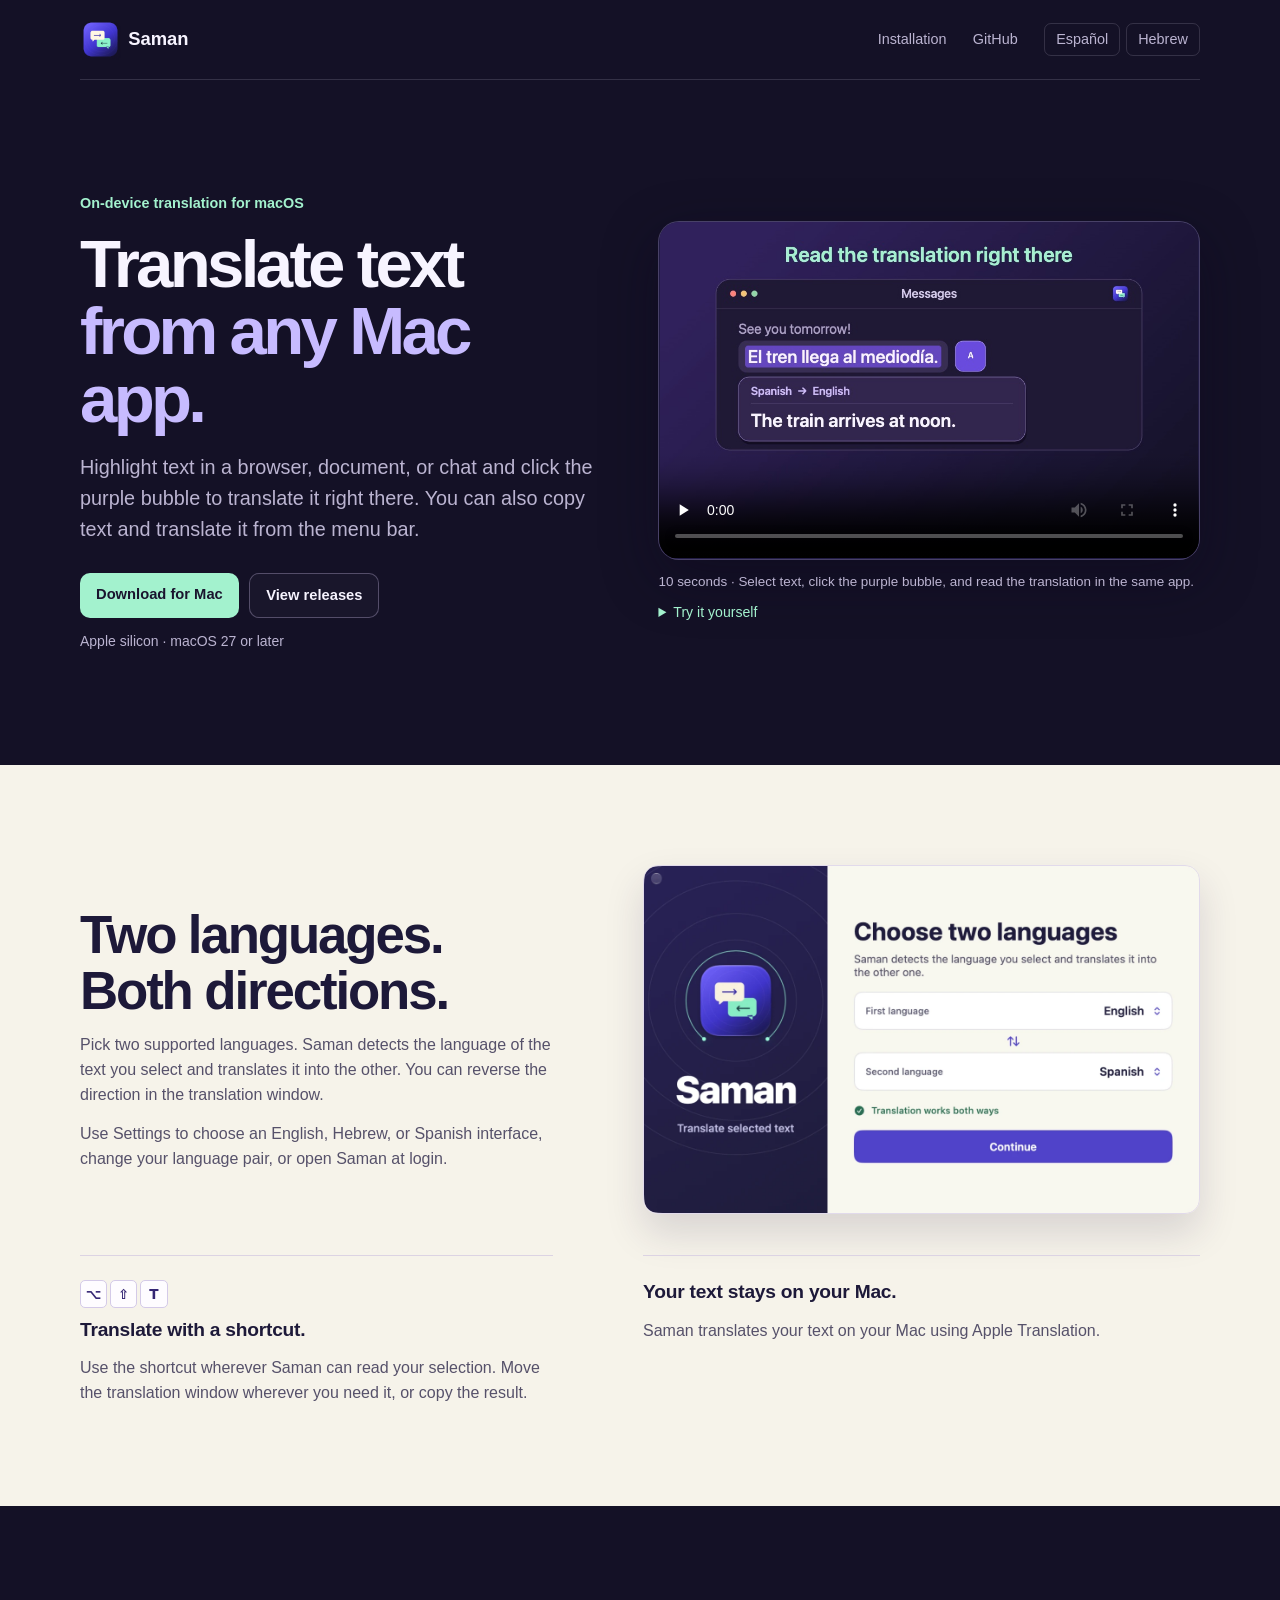
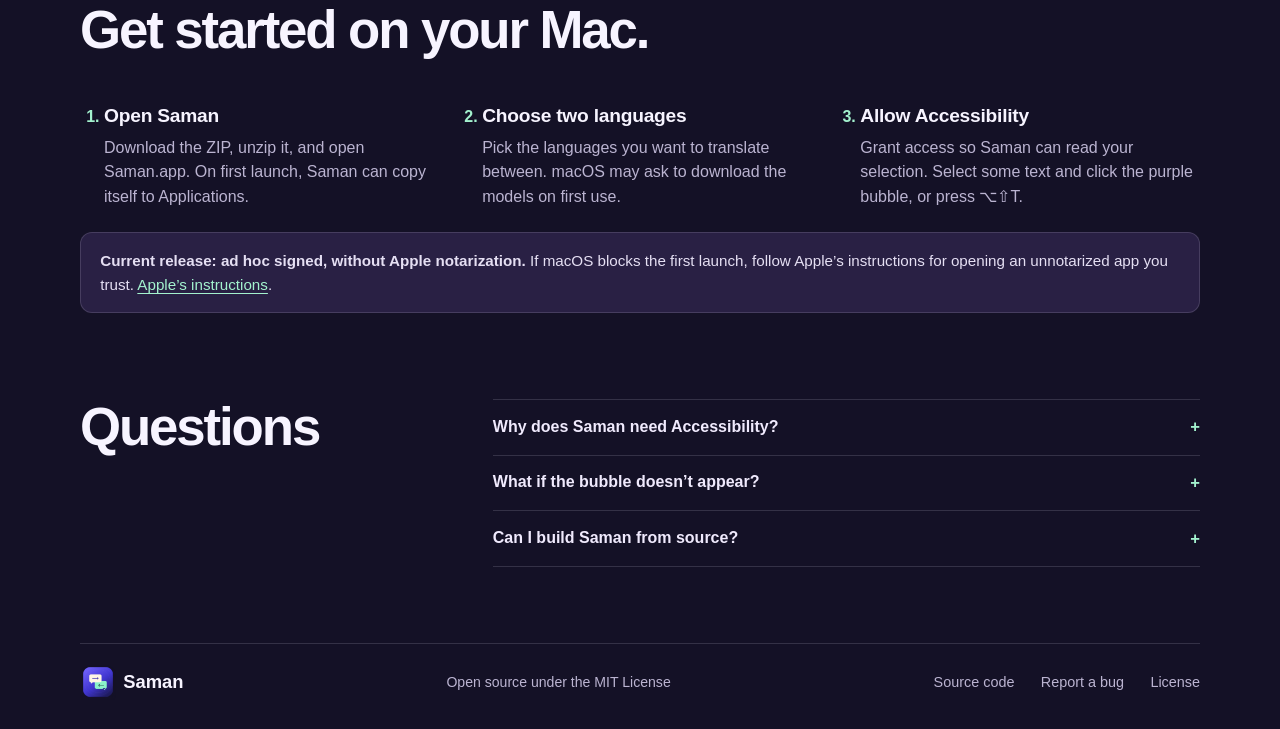
<file: docs/index.html>
<!doctype html>
<html lang="en" dir="ltr">
<head>
  <meta charset="utf-8">
  <meta name="viewport" content="width=device-width, initial-scale=1">
  <meta name="theme-color" content="#141126">
  <title>Saman — Translate text from any Mac app</title>
  <meta name="description" content="Translate text from any Mac app. Click the bubble beside your selection, or translate copied text from the menu bar.">
  <meta property="og:title" content="Saman — Translate text from any Mac app">
  <meta property="og:description" content="Translate text from any Mac app. Click the bubble beside your selection, or translate copied text from the menu bar.">
  <meta property="og:type" content="website">
  <meta property="og:url" content="https://israelor6.github.io/saman/">
  <meta property="og:image" content="https://israelor6.github.io/saman/assets/translation-en-es.webp">
  <link rel="canonical" href="https://israelor6.github.io/saman/">
  <link rel="alternate" hreflang="en" href="https://israelor6.github.io/saman/">
  <link rel="alternate" hreflang="he" href="https://israelor6.github.io/saman/he/">
  <link rel="alternate" hreflang="es" href="https://israelor6.github.io/saman/es/">
  <link rel="alternate" hreflang="x-default" href="https://israelor6.github.io/saman/">
  <link rel="icon" href="./assets/icon.png" type="image/png">
  <link rel="stylesheet" href="./style.css">
</head>
<body>
  <a class="skip" href="#main">Skip to content</a>
  <header class="site-header wrap">
    <a class="brand" href="./"><img src="./assets/icon.png" alt="" width="41" height="41"><span>Saman</span></a>
    <nav aria-label="Saman">
      <a class="nav-install" href="#install">Installation</a>
      <a href="https://github.com/israelor6/saman">GitHub</a>
      <div class="languages" role="group" aria-label="Website language">
        <a class="language-link" href="./es/" lang="es" hreflang="es">Español</a>
        <a class="language-link" href="./he/" hreflang="he">Hebrew</a>
      </div>
    </nav>
  </header>
  <main id="main">
    <section class="hero wrap">
      <div class="hero-copy">
        <p class="eyebrow">On-device translation for macOS</p>
        <h1>Translate text<br><em>from any Mac app.</em></h1>
        <p class="hero-intro">Highlight text in a browser, document, or chat and click the purple bubble to translate it right there. You can also copy text and translate it from the menu bar.</p>
        <div class="actions">
          <a class="button primary" href="https://github.com/israelor6/saman/releases/latest/download/Saman-macOS.zip">Download for Mac</a>
          <a class="button secondary" href="https://github.com/israelor6/saman/releases">View releases</a>
        </div>
        <p class="requirements">Apple silicon · macOS 27 or later</p>
      </div>
      <div class="demo">
        <figure class="demo-film">
          <video controls playsinline preload="none" width="960" height="600"
                 poster="./assets/demo-en.jpg" aria-label="Watch how Saman translates a message in place" aria-describedby="demo-caption">
            <source src="./assets/demo-en.mp4" type="video/mp4">
            <a href="./assets/demo-en.mp4">Download the demo video</a>
          </video>
          <figcaption id="demo-caption">10 seconds · Select text, click the purple bubble, and read the translation in the same app.</figcaption>
        </figure>
        <details class="demo-example">
          <summary>Try it yourself</summary>
          <div class="demo-stage">
            <div class="demo-orbit" aria-hidden="true"></div>
            <div class="note">
              <div class="note-top"><span class="traffic" aria-hidden="true"><i></i><i></i><i></i></span><span>Interactive example</span></div>
              <details class="demo-result" open>
                <summary class="note-line" dir="ltr" aria-describedby="example-selection" aria-label="Show or hide example translation">
                  <mark id="example-selection" lang="en">The train arrives at noon.</mark>
                  <span class="demo-bubble" aria-hidden="true"><span>A</span></span>
                </summary>
                <img src="./assets/translation-en-es.webp" alt="Saman translating ‘The train arrives at noon’ into Spanish: ‘El tren llega al mediodía’." width="800" height="466">
              </details>
            </div>
          </div>
          <p class="demo-instructions">Try the purple bubble to show or hide the translation.</p>
        </details>
      </div>
    </section>

    <section class="feature-section">
      <div class="wrap feature-grid">
        <div class="feature-copy">
          <h2>Two languages.<br>Both directions.</h2>
          <p>Pick two supported languages. Saman detects the language of the text you select and translates it into the other. You can reverse the direction in the translation window.</p>
          <p>Use Settings to choose an English, Hebrew, or Spanish interface, change your language pair, or open Saman at login.</p>
        </div>
        <img class="settings-shot" src="./assets/setup-en-es.webp" alt="Saman setup with English and Spanish selected" width="1280" height="800" loading="lazy">
        <div class="feature-detail">
          <span class="keyset" dir="ltr"><kbd>⌥</kbd><kbd>⇧</kbd><kbd>T</kbd></span>
          <h3>Translate with a shortcut.</h3>
          <p>Use the shortcut wherever Saman can read your selection. Move the translation window wherever you need it, or copy the result.</p>
        </div>
        <div class="feature-detail" id="privacy">
          <h3>Your text stays on your Mac.</h3>
          <p>Saman translates your text on your Mac using Apple Translation.</p>
        </div>
      </div>
    </section>

    <section class="install wrap" id="install">
      <h2>Get started on your Mac.</h2>
      <ol class="steps">
        <li><h3>Open Saman</h3><p>Download the ZIP, unzip it, and open Saman.app. On first launch, Saman can copy itself to Applications.</p></li>
        <li><h3>Choose two languages</h3><p>Pick the languages you want to translate between. macOS may ask to download the models on first use.</p></li>
        <li><h3>Allow Accessibility</h3><p>Grant access so Saman can read your selection. Select some text and click the purple bubble, or press ⌥⇧T.</p></li>
      </ol>
      <p class="signing"><strong>Current release: ad hoc signed, without Apple notarization.</strong> If macOS blocks the first launch, follow Apple’s instructions for opening an unnotarized app you trust. <a href="https://support.apple.com/en-us/102445">Apple’s instructions</a>.</p>
    </section>

    <section class="faq wrap">
      <h2>Questions</h2>
      <div class="questions">
        <details><summary>Why does Saman need Accessibility?</summary><p>macOS uses that permission to let Saman read selected text and place its bubble beside it. The copied-text command works without it.</p></details>
        <details><summary>What if the bubble doesn’t appear?</summary><p>Some apps don’t make selection data available through Accessibility. Copy the text, then choose Translate Copied Text from the Saman menu.</p></details>
        <details><summary>Can I build Saman from source?</summary><p>Yes. The repository contains Saman’s Swift source, build scripts, and contribution instructions. <a href="https://github.com/israelor6/saman/blob/main/CONTRIBUTING.md">Contribute on GitHub</a>.</p></details>
      </div>
    </section>
  </main>
  <footer class="wrap">
    <a class="brand" href="./"><img src="./assets/icon.png" alt="" width="36" height="36"><span>Saman</span></a>
    <p>Open source under the MIT License</p>
    <nav aria-label="Open source under the MIT License">
      <a href="https://github.com/israelor6/saman">Source code</a>
      <a href="https://github.com/israelor6/saman/issues/new/choose">Report a bug</a>
      <a href="https://github.com/israelor6/saman/blob/main/LICENSE">License</a>
    </nav>
  </footer>
</body>
</html>
</file>
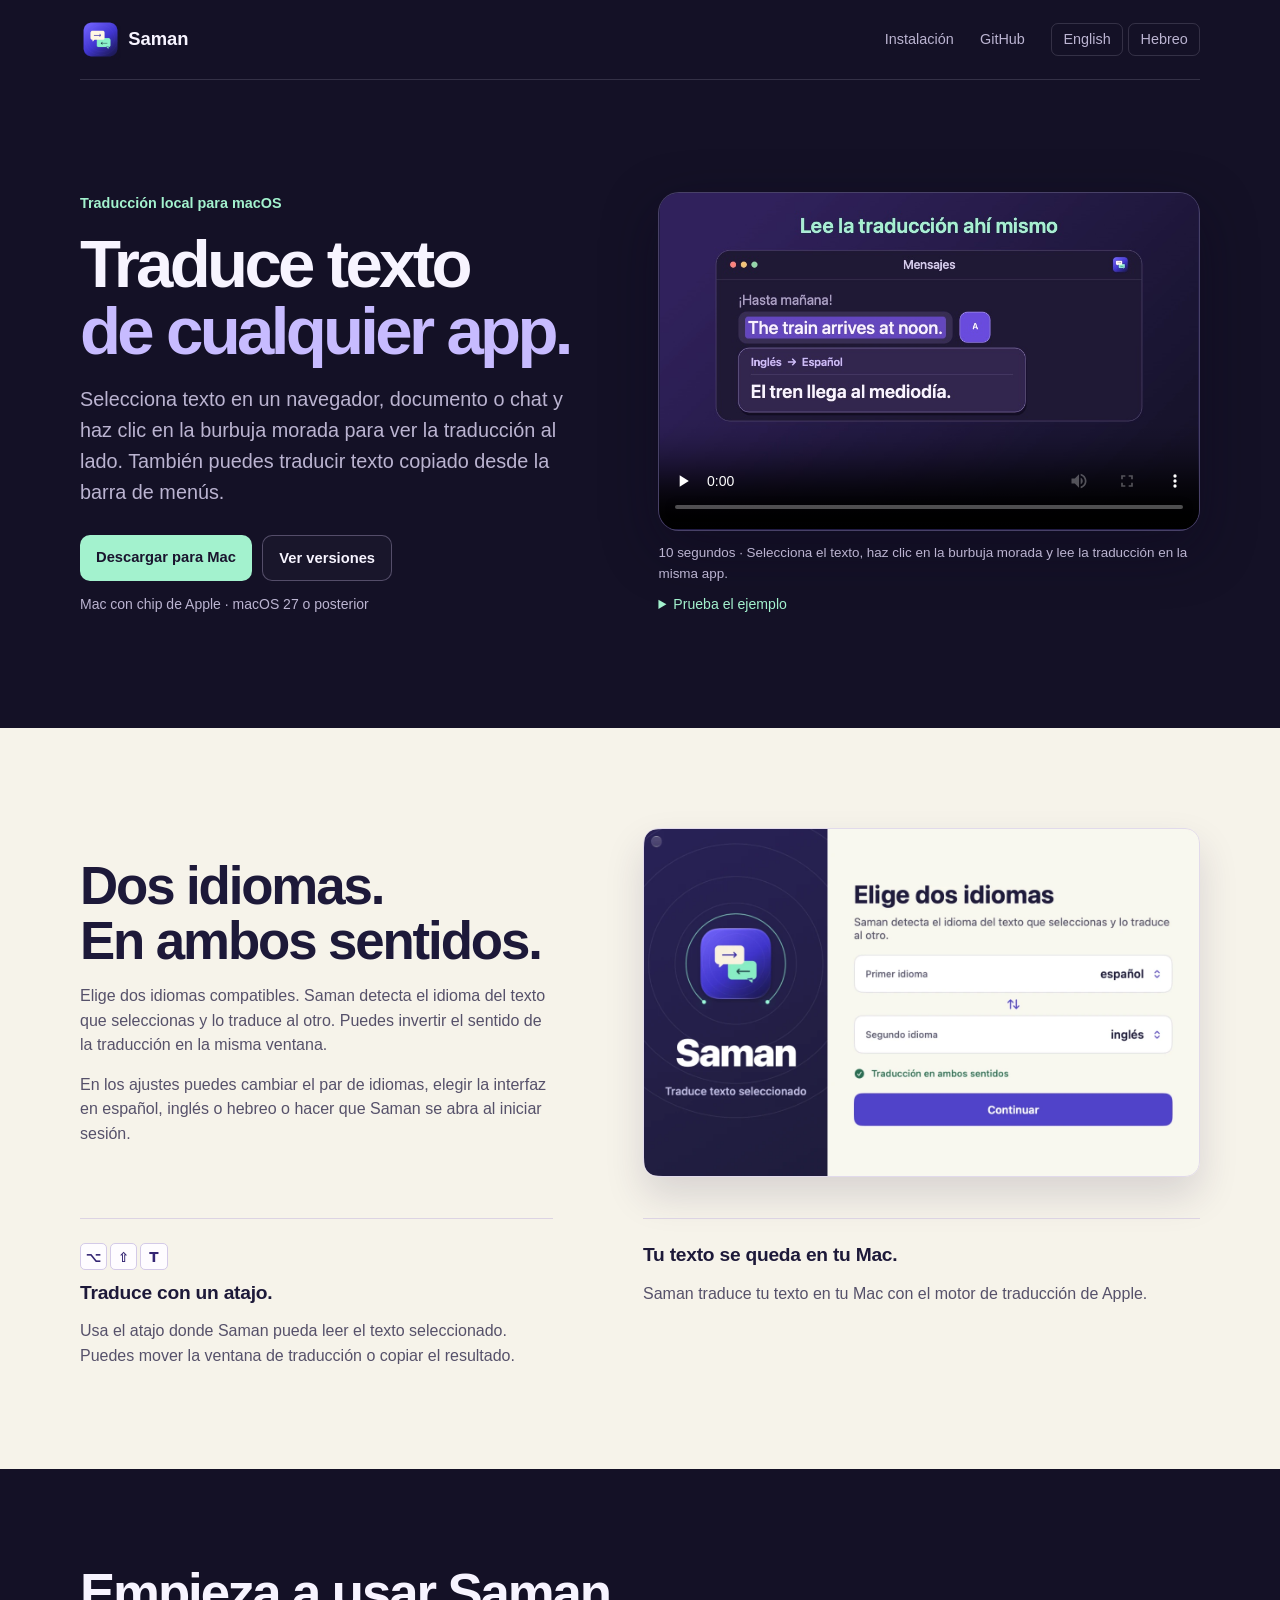
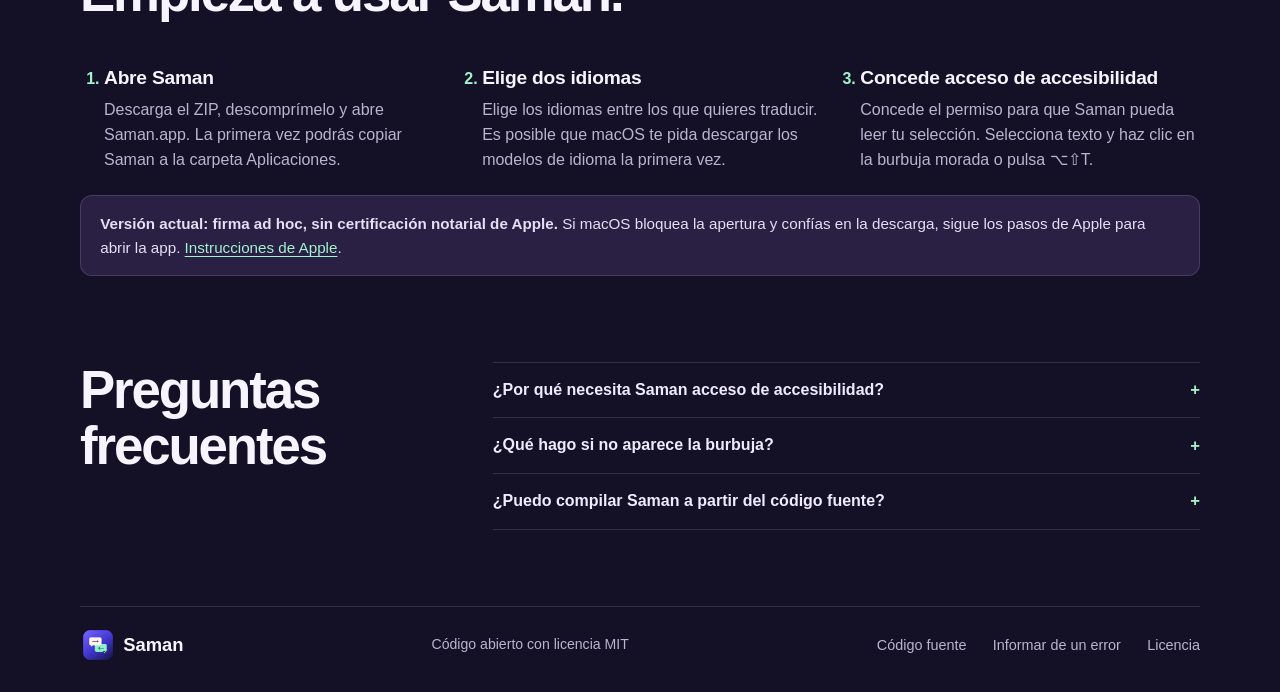
<file: docs/es/index.html>
<!doctype html>
<html lang="es" dir="ltr">
<head>
  <meta charset="utf-8">
  <meta name="viewport" content="width=device-width, initial-scale=1">
  <meta name="theme-color" content="#141126">
  <title>Saman — Traduce texto de cualquier app del Mac</title>
  <meta name="description" content="Traduce texto de cualquier app del Mac. Haz clic en la burbuja junto al texto seleccionado o traduce el texto copiado desde la barra de menús.">
  <meta property="og:title" content="Saman — Traduce texto de cualquier app del Mac">
  <meta property="og:description" content="Traduce texto de cualquier app del Mac. Haz clic en la burbuja junto al texto seleccionado o traduce el texto copiado desde la barra de menús.">
  <meta property="og:type" content="website">
  <meta property="og:url" content="https://israelor6.github.io/saman/es/">
  <meta property="og:image" content="https://israelor6.github.io/saman/assets/translation-spanish-interface.webp">
  <link rel="canonical" href="https://israelor6.github.io/saman/es/">
  <link rel="alternate" hreflang="en" href="https://israelor6.github.io/saman/">
  <link rel="alternate" hreflang="he" href="https://israelor6.github.io/saman/he/">
  <link rel="alternate" hreflang="es" href="https://israelor6.github.io/saman/es/">
  <link rel="alternate" hreflang="x-default" href="https://israelor6.github.io/saman/">
  <link rel="icon" href="../assets/icon.png" type="image/png">
  <link rel="stylesheet" href="../style.css">
</head>
<body>
  <a class="skip" href="#main">Saltar al contenido</a>
  <header class="site-header wrap">
    <a class="brand" href="./"><img src="../assets/icon.png" alt="" width="41" height="41"><span>Saman</span></a>
    <nav aria-label="Saman">
      <a class="nav-install" href="#install">Instalación</a>
      <a href="https://github.com/israelor6/saman">GitHub</a>
      <div class="languages" role="group" aria-label="Idioma del sitio">
        <a class="language-link" href="../" lang="en" hreflang="en">English</a>
        <a class="language-link" href="../he/" hreflang="he">Hebreo</a>
      </div>
    </nav>
  </header>
  <main id="main">
    <section class="hero wrap">
      <div class="hero-copy">
        <p class="eyebrow">Traducción local para macOS</p>
        <h1>Traduce texto<br><em>de cualquier app.</em></h1>
        <p class="hero-intro">Selecciona texto en un navegador, documento o chat y haz clic en la burbuja morada para ver la traducción al lado. También puedes traducir texto copiado desde la barra de menús.</p>
        <div class="actions">
          <a class="button primary" href="https://github.com/israelor6/saman/releases/latest/download/Saman-macOS.zip">Descargar para Mac</a>
          <a class="button secondary" href="https://github.com/israelor6/saman/releases">Ver versiones</a>
        </div>
        <p class="requirements">Mac con chip de Apple · macOS 27 o posterior</p>
      </div>
      <div class="demo">
        <figure class="demo-film">
          <video controls playsinline preload="none" width="960" height="600"
                 poster="../assets/demo-es.jpg" aria-label="Mira cómo Saman traduce un mensaje en la misma app" aria-describedby="demo-caption">
            <source src="../assets/demo-es.mp4" type="video/mp4">
            <a href="../assets/demo-es.mp4">Descargar el video de demostración</a>
          </video>
          <figcaption id="demo-caption">10 segundos · Selecciona el texto, haz clic en la burbuja morada y lee la traducción en la misma app.</figcaption>
        </figure>
        <details class="demo-example">
          <summary>Prueba el ejemplo</summary>
          <div class="demo-stage">
            <div class="demo-orbit" aria-hidden="true"></div>
            <div class="note">
              <div class="note-top"><span class="traffic" aria-hidden="true"><i></i><i></i><i></i></span><span>Ejemplo interactivo</span></div>
              <details class="demo-result" open>
                <summary class="note-line" dir="ltr" aria-describedby="example-selection" aria-label="Mostrar u ocultar la traducción de ejemplo">
                  <mark id="example-selection" lang="en">The train arrives at noon.</mark>
                  <span class="demo-bubble" aria-hidden="true"><span>A</span></span>
                </summary>
                <img src="../assets/translation-spanish-interface.webp" alt="Saman traduce «The train arrives at noon» al español: «El tren llega al mediodía»." width="800" height="466">
              </details>
            </div>
          </div>
          <p class="demo-instructions">Haz clic en la burbuja morada para mostrar u ocultar la traducción.</p>
        </details>
      </div>
    </section>

    <section class="feature-section">
      <div class="wrap feature-grid">
        <div class="feature-copy">
          <h2>Dos idiomas.<br>En ambos sentidos.</h2>
          <p>Elige dos idiomas compatibles. Saman detecta el idioma del texto que seleccionas y lo traduce al otro. Puedes invertir el sentido de la traducción en la misma ventana.</p>
          <p>En los ajustes puedes cambiar el par de idiomas, elegir la interfaz en español, inglés o hebreo o hacer que Saman se abra al iniciar sesión.</p>
        </div>
        <img class="settings-shot" src="../assets/setup-spanish-interface.webp" alt="Configuración inicial de Saman con inglés y español como idiomas de traducción" width="1280" height="800" loading="lazy">
        <div class="feature-detail">
          <span class="keyset" dir="ltr"><kbd>⌥</kbd><kbd>⇧</kbd><kbd>T</kbd></span>
          <h3>Traduce con un atajo.</h3>
          <p>Usa el atajo donde Saman pueda leer el texto seleccionado. Puedes mover la ventana de traducción o copiar el resultado.</p>
        </div>
        <div class="feature-detail" id="privacy">
          <h3>Tu texto se queda en tu Mac.</h3>
          <p>Saman traduce tu texto en tu Mac con el motor de traducción de Apple.</p>
        </div>
      </div>
    </section>

    <section class="install wrap" id="install">
      <h2>Empieza a usar Saman.</h2>
      <ol class="steps">
        <li><h3>Abre Saman</h3><p>Descarga el ZIP, descomprímelo y abre Saman.app. La primera vez podrás copiar Saman a la carpeta Aplicaciones.</p></li>
        <li><h3>Elige dos idiomas</h3><p>Elige los idiomas entre los que quieres traducir. Es posible que macOS te pida descargar los modelos de idioma la primera vez.</p></li>
        <li><h3>Concede acceso de accesibilidad</h3><p>Concede el permiso para que Saman pueda leer tu selección. Selecciona texto y haz clic en la burbuja morada o pulsa ⌥⇧T.</p></li>
      </ol>
      <p class="signing"><strong>Versión actual: firma ad hoc, sin certificación notarial de Apple.</strong> Si macOS bloquea la apertura y confías en la descarga, sigue los pasos de Apple para abrir la app. <a href="https://support.apple.com/es-es/102445">Instrucciones de Apple</a>.</p>
    </section>

    <section class="faq wrap">
      <h2>Preguntas frecuentes</h2>
      <div class="questions">
        <details><summary>¿Por qué necesita Saman acceso de accesibilidad?</summary><p>Con este permiso, Saman puede leer el texto seleccionado y colocar la burbuja al lado. Puedes traducir texto copiado sin este permiso.</p></details>
        <details><summary>¿Qué hago si no aparece la burbuja?</summary><p>Algunas apps no comparten el texto seleccionado a través de Accesibilidad. Copia el texto y elige «Traducir texto copiado» en el menú de Saman.</p></details>
        <details><summary>¿Puedo compilar Saman a partir del código fuente?</summary><p>Sí. En el repositorio encontrarás el código en Swift, los scripts de compilación y las instrucciones para contribuir. <a href="https://github.com/israelor6/saman/blob/main/CONTRIBUTING.md">Contribuir en GitHub</a>.</p></details>
      </div>
    </section>
  </main>
  <footer class="wrap">
    <a class="brand" href="./"><img src="../assets/icon.png" alt="" width="36" height="36"><span>Saman</span></a>
    <p>Código abierto con licencia MIT</p>
    <nav aria-label="Código abierto con licencia MIT">
      <a href="https://github.com/israelor6/saman">Código fuente</a>
      <a href="https://github.com/israelor6/saman/issues/new/choose">Informar de un error</a>
      <a href="https://github.com/israelor6/saman/blob/main/LICENSE">Licencia</a>
    </nav>
  </footer>
</body>
</html>
</file>
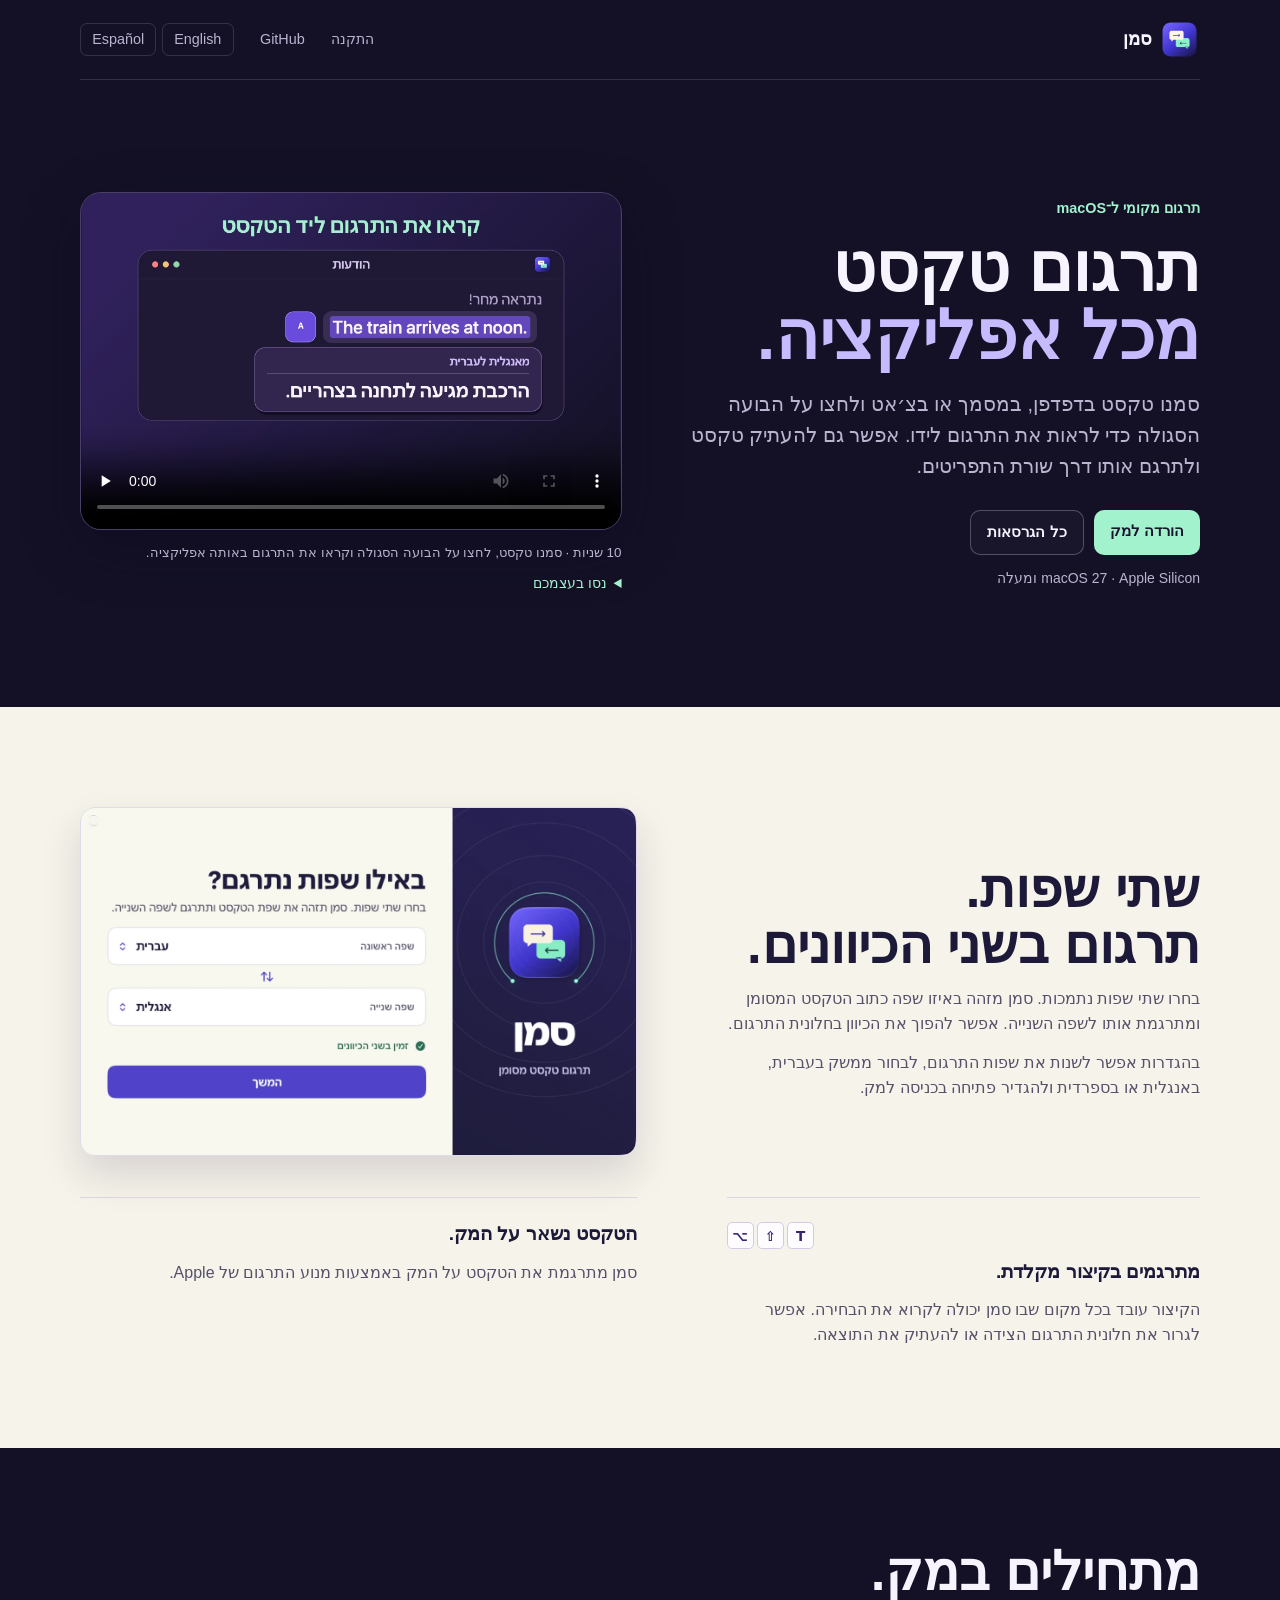
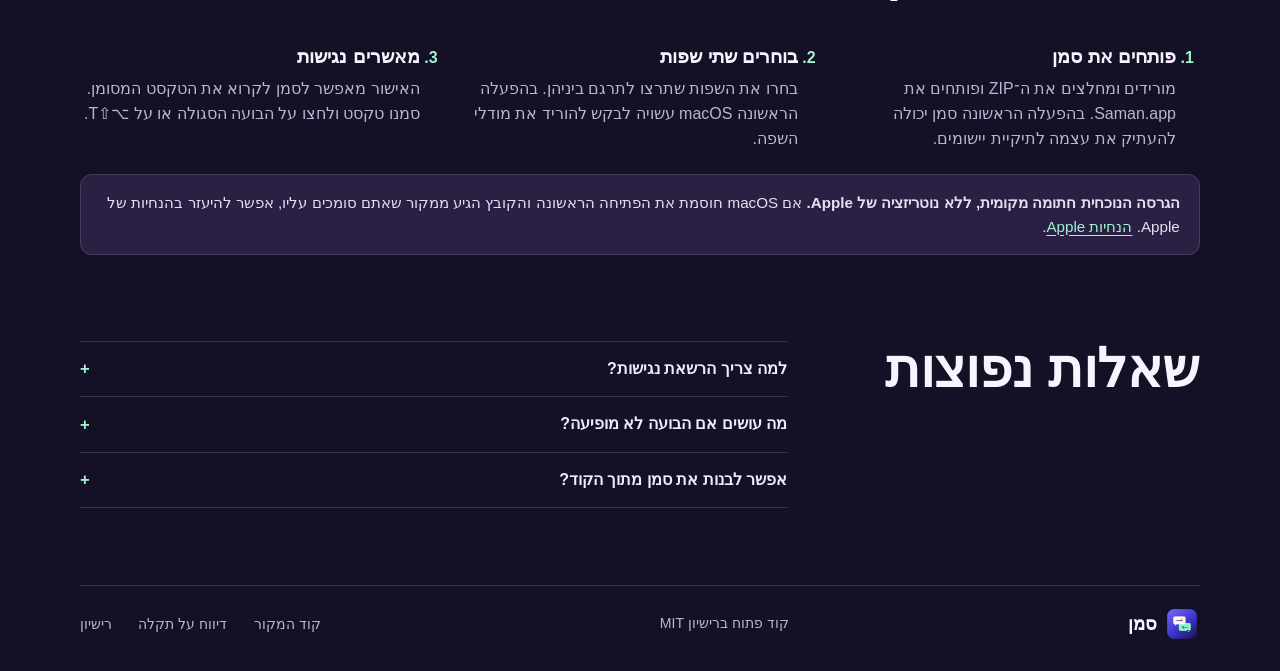
<file: docs/he/index.html>
<!doctype html>
<html lang="he" dir="rtl">
<head>
  <meta charset="utf-8">
  <meta name="viewport" content="width=device-width, initial-scale=1">
  <meta name="theme-color" content="#141126">
  <title>סמן — תרגום טקסט מכל אפליקציה במק</title>
  <meta name="description" content="תרגמו טקסט מכל אפליקציה במק. לחצו על הבועה ליד הטקסט המסומן, או תרגמו טקסט שהעתקתם דרך שורת התפריטים.">
  <meta property="og:title" content="סמן — תרגום טקסט מכל אפליקציה במק">
  <meta property="og:description" content="תרגמו טקסט מכל אפליקציה במק. לחצו על הבועה ליד הטקסט המסומן, או תרגמו טקסט שהעתקתם דרך שורת התפריטים.">
  <meta property="og:type" content="website">
  <meta property="og:url" content="https://israelor6.github.io/saman/he/">
  <meta property="og:image" content="https://israelor6.github.io/saman/assets/translation-he-en.webp">
  <link rel="canonical" href="https://israelor6.github.io/saman/he/">
  <link rel="alternate" hreflang="en" href="https://israelor6.github.io/saman/">
  <link rel="alternate" hreflang="he" href="https://israelor6.github.io/saman/he/">
  <link rel="alternate" hreflang="es" href="https://israelor6.github.io/saman/es/">
  <link rel="alternate" hreflang="x-default" href="https://israelor6.github.io/saman/">
  <link rel="icon" href="../assets/icon.png" type="image/png">
  <link rel="stylesheet" href="../style.css">
</head>
<body>
  <a class="skip" href="#main">דילוג לתוכן</a>
  <header class="site-header wrap">
    <a class="brand" href="./"><img src="../assets/icon.png" alt="" width="41" height="41"><span>סמן</span></a>
    <nav aria-label="סמן">
      <a class="nav-install" href="#install">התקנה</a>
      <a href="https://github.com/israelor6/saman">GitHub</a>
      <div class="languages" role="group" aria-label="שפת האתר">
        <a class="language-link" href="../" lang="en" hreflang="en">English</a>
        <a class="language-link" href="../es/" lang="es" hreflang="es">Español</a>
      </div>
    </nav>
  </header>
  <main id="main">
    <section class="hero wrap">
      <div class="hero-copy">
        <p class="eyebrow">תרגום מקומי ל־macOS</p>
        <h1>תרגום טקסט<br><em>מכל אפליקציה.</em></h1>
        <p class="hero-intro">סמנו טקסט בדפדפן, במסמך או בצ׳אט ולחצו על הבועה הסגולה כדי לראות את התרגום לידו. אפשר גם להעתיק טקסט ולתרגם אותו דרך שורת התפריטים.</p>
        <div class="actions">
          <a class="button primary" href="https://github.com/israelor6/saman/releases/latest/download/Saman-macOS.zip">הורדה למק</a>
          <a class="button secondary" href="https://github.com/israelor6/saman/releases">כל הגרסאות</a>
        </div>
        <p class="requirements">Apple Silicon · ‏macOS 27 ומעלה</p>
      </div>
      <div class="demo">
        <figure class="demo-film">
          <video controls playsinline preload="none" width="960" height="600"
                 poster="../assets/demo-he.jpg" aria-label="צפו בסמן מתרגמת הודעה בתוך האפליקציה" aria-describedby="demo-caption">
            <source src="../assets/demo-he.mp4" type="video/mp4">
            <a href="../assets/demo-he.mp4">הורדת סרטון ההדגמה</a>
          </video>
          <figcaption id="demo-caption">10 שניות · סמנו טקסט, לחצו על הבועה הסגולה וקראו את התרגום באותה אפליקציה.</figcaption>
        </figure>
        <details class="demo-example">
          <summary>נסו בעצמכם</summary>
          <div class="demo-stage">
            <div class="demo-orbit" aria-hidden="true"></div>
            <div class="note">
              <div class="note-top"><span class="traffic" aria-hidden="true"><i></i><i></i><i></i></span><span>הדגמה אינטראקטיבית</span></div>
              <details class="demo-result" open>
                <summary class="note-line" dir="rtl" aria-describedby="example-selection" aria-label="הצגה או הסתרה של התרגום לדוגמה">
                  <mark id="example-selection" lang="he">הרכבת מגיעה לתחנה בצהריים.</mark>
                  <span class="demo-bubble" aria-hidden="true"><span>A</span></span>
                </summary>
                <img src="../assets/translation-he-en.webp" alt="סמן מציגה את המשפט ״הרכבת מגיעה לתחנה בצהריים״ ואת התרגום שלו לאנגלית" width="800" height="466">
              </details>
            </div>
          </div>
          <p class="demo-instructions">לחצו על הבועה הסגולה כדי להציג או להסתיר את התרגום.</p>
        </details>
      </div>
    </section>

    <section class="feature-section">
      <div class="wrap feature-grid">
        <div class="feature-copy">
          <h2>שתי שפות.<br>תרגום בשני הכיוונים.</h2>
          <p>בחרו שתי שפות נתמכות. סמן מזהה באיזו שפה כתוב הטקסט המסומן ומתרגמת אותו לשפה השנייה. אפשר להפוך את הכיוון בחלונית התרגום.</p>
          <p>בהגדרות אפשר לשנות את שפות התרגום, לבחור ממשק בעברית, באנגלית או בספרדית ולהגדיר פתיחה בכניסה למק.</p>
        </div>
        <img class="settings-shot" src="../assets/setup-he-en.webp" alt="מסך ההגדרה של סמן עם עברית ואנגלית כשפות התרגום" width="1280" height="800" loading="lazy">
        <div class="feature-detail">
          <span class="keyset" dir="ltr"><kbd>⌥</kbd><kbd>⇧</kbd><kbd>T</kbd></span>
          <h3>מתרגמים בקיצור מקלדת.</h3>
          <p>הקיצור עובד בכל מקום שבו סמן יכולה לקרוא את הבחירה. אפשר לגרור את חלונית התרגום הצידה או להעתיק את התוצאה.</p>
        </div>
        <div class="feature-detail" id="privacy">
          <h3>הטקסט נשאר על המק.</h3>
          <p>סמן מתרגמת את הטקסט על המק באמצעות מנוע התרגום של Apple.</p>
        </div>
      </div>
    </section>

    <section class="install wrap" id="install">
      <h2>מתחילים במק.</h2>
      <ol class="steps">
        <li><h3>פותחים את סמן</h3><p>מורידים ומחלצים את ה־ZIP ופותחים את Saman.app. בהפעלה הראשונה סמן יכולה להעתיק את עצמה לתיקיית יישומים.</p></li>
        <li><h3>בוחרים שתי שפות</h3><p>בחרו את השפות שתרצו לתרגם ביניהן. בהפעלה הראשונה macOS עשויה לבקש להוריד את מודלי השפה.</p></li>
        <li><h3>מאשרים נגישות</h3><p>האישור מאפשר לסמן לקרוא את הטקסט המסומן. סמנו טקסט ולחצו על הבועה הסגולה או על ⌥⇧T.</p></li>
      </ol>
      <p class="signing"><strong>הגרסה הנוכחית חתומה מקומית, ללא נוטריזציה של Apple.</strong> אם macOS חוסמת את הפתיחה הראשונה והקובץ הגיע ממקור שאתם סומכים עליו, אפשר להיעזר בהנחיות של Apple. <a href="https://support.apple.com/en-us/102445">הנחיות Apple</a>.</p>
    </section>

    <section class="faq wrap">
      <h2>שאלות נפוצות</h2>
      <div class="questions">
        <details><summary>למה צריך הרשאת נגישות?</summary><p>ההרשאה מאפשרת לסמן לקרוא טקסט מסומן ולהציב לידו את הבועה. אפשר לתרגם טקסט שהועתק גם בלי ההרשאה.</p></details>
        <details><summary>מה עושים אם הבועה לא מופיעה?</summary><p>חלק מהאפליקציות לא חושפות טקסט מסומן דרך ממשקי הנגישות. העתיקו אותו ובחרו ״תרגום הטקסט שהועתק״ בתפריט של סמן.</p></details>
        <details><summary>אפשר לבנות את סמן מתוך הקוד?</summary><p>כן. במאגר נמצאים קוד ה־Swift, סקריפטים לבנייה והנחיות לתרומה לפרויקט. <a href="https://github.com/israelor6/saman/blob/main/CONTRIBUTING.md">תרומה לפרויקט ב־GitHub</a>.</p></details>
      </div>
    </section>
  </main>
  <footer class="wrap">
    <a class="brand" href="./"><img src="../assets/icon.png" alt="" width="36" height="36"><span>סמן</span></a>
    <p>קוד פתוח ברישיון MIT</p>
    <nav aria-label="קוד פתוח ברישיון MIT">
      <a href="https://github.com/israelor6/saman">קוד המקור</a>
      <a href="https://github.com/israelor6/saman/issues/new/choose">דיווח על תקלה</a>
      <a href="https://github.com/israelor6/saman/blob/main/LICENSE">רישיון</a>
    </nav>
  </footer>
</body>
</html>
</file>
<file: docs/style.css>
:root {
  color-scheme: dark;
  --ink: #f7f4ff;
  --muted: #bbb4d1;
  --plum: #141126;
  --mint: #a3f2ce;
  --line: #f1eaff25;
  font-family: -apple-system, BlinkMacSystemFont, "Segoe UI", sans-serif;
  background: var(--plum);
  color: var(--ink);
}

*, *::before, *::after { box-sizing: border-box; }
body { margin: 0; font-size: 1rem; line-height: 1.55; }
img { display: block; max-inline-size: 100%; block-size: auto; }
a { color: inherit; text-underline-offset: .19em; }
a:focus-visible, summary:focus-visible, video:focus-visible { outline: 3px solid currentColor; outline-offset: 5px; }
h1, h2, h3, p, figure { margin: 0; }
h1, h2, h3 { text-wrap: balance; }
.wrap { inline-size: min(1120px, 100% - 64px); margin-inline: auto; }
.skip { position: absolute; inset-block-start: .5rem; inset-inline-start: .5rem; padding: 10px; transform: translateY(-160%); background: var(--mint); color: var(--plum); z-index: 10; }
.skip:focus { transform: none; }

.site-header { display: flex; align-items: center; justify-content: space-between; min-block-size: 80px; border-block-end: 1px solid var(--line); gap: 1rem; }
.brand { display: inline-flex; align-items: center; gap: .45rem; font-size: 1.15rem; font-weight: 750; text-decoration: none; }
nav { display: flex; flex-wrap: wrap; align-items: center; gap: clamp(.8rem, 2.5vw, 1.65rem); }
nav a { font-size: .9rem; text-decoration: none; color: var(--muted); }
nav a:hover { color: var(--ink); text-decoration: underline; }
.languages { display: flex; flex-wrap: wrap; gap: .35rem; }
nav .language-link { border: 1px solid var(--line); padding: .28rem .7rem; border-radius: 7px; }

.hero { display: grid; grid-template-columns: .95fr 1fr; align-items: center; gap: clamp(1.2rem, 5vw, 5.25rem); padding-block: clamp(3.25rem, 9vw, 7rem); }
.hero-copy { min-inline-size: 0; }
.eyebrow { color: var(--mint); font-weight: 650; font-size: .9rem; margin-block-end: .95rem; }
h1 { font-size: clamp(2.45rem, 5.65vw, 4.2rem); line-height: 1.01; letter-spacing: -.055em; font-weight: 780; }
h1 em { font-style: normal; color: #c7bbff; }
.hero-intro { color: var(--muted); font-size: clamp(1.03rem, 1.8vw, 1.24rem); max-inline-size: 33rem; margin-block-start: 1.2rem; }
.actions { display: flex; flex-wrap: wrap; gap: .65rem; margin-block-start: 1.75rem; }
.button { text-decoration: none; padding: .66rem 1rem; border-radius: 10px; font-weight: 710; font-size: .92rem; transition: background .18s ease, transform .18s ease; }
.button:hover { transform: translateY(-2px); }
.primary { color: #1a142e; background: var(--mint); }
.primary:hover { background: #bcffe2; }
.secondary { border: 1px solid #a79ac06a; background: #ffffff06; }
.secondary:hover { background: #ffffff13; }
.requirements { color: var(--muted); font-size: .875rem; margin-block-start: .8rem; }
.demo { min-inline-size: 0; }
.demo-film video {
  display: block; inline-size: 100%; block-size: auto; aspect-ratio: 8 / 5; border-radius: 21px;
  background: #211b44; border: 1px solid #f0e5ff30; box-shadow: 0 18px 55px #0b071d6b;
}
.demo-film figcaption, .demo-instructions { color: var(--muted); font-size: .84rem; margin-block-start: .8rem; }
.demo-example { margin-block-start: .55rem; }
.demo-example > summary { inline-size: fit-content; cursor: pointer; color: var(--mint); font-size: .88rem; }
.demo-example[open] .demo-stage { margin-block-start: .75rem; }
.demo-stage {
  position: relative; overflow: hidden; isolation: isolate; min-block-size: 350px; border-radius: 26px;
  background: radial-gradient(ellipse at 74% 12%, #755af529 0%, #ffffff00 57%), linear-gradient(140deg, #37286c, #211b44 68%);
  border: 1px solid #f0e5ff30;
  box-shadow: 0 18px 55px #0b071d6b;
}
.demo-orbit { position: absolute; z-index: -1; border: 1px solid #e2d3ff30; border-radius: 100%; inline-size: 365px; block-size: 365px; inset-inline-start: 50%; inset-block-start: -101px; box-shadow: 0 0 0 25px #e2d3ff10, 0 0 0 54px #e2d3ff0a, 0 0 0 85px #e2d3ff08; }
.note { position: relative; margin: 26px 26px 0; border: 1px solid #eee6ff37; border-radius: 13px; background: #292246; box-shadow: 0 20px 35px #100b2477; }
.note-top { display: flex; align-items: center; gap: 12px; padding: 10px 12px; border-block-end: 1px solid var(--line); color: #d4c9ec; font-size: .81rem; }
.traffic { display: inline-flex; gap: 4px; }
.traffic i { background: #c1afe4; width: 5px; height: 5px; border-radius: 50%; opacity: .68; }
.note-line { display: flex; align-items: center; gap: .5rem; cursor: pointer; padding: 12px 15px; font-size: clamp(.86rem, 1.8vw, 1.06rem); color: #fff; }
mark { color: #fff; background: #6451bf; border-radius: 4px; padding: .15em .28em; }
.demo-stage .note { margin-block-end: 26px; }
.demo-bubble { display: inline-grid; place-items: center; flex: 0 0 30px; block-size: 30px; background: #6950f2; color: white; border-radius: 8px; border: 1px solid #a494fa; box-shadow: 0 4px 14px #1a104d83; }
.demo-result summary::-webkit-details-marker { display: none; }
.demo-result summary:focus-visible { outline: none; }
.demo-result summary:focus-visible .demo-bubble { outline: 2px solid var(--mint); outline-offset: 3px; }
.demo-bubble span { font-size: .72rem; font-weight: 800; border: 1px solid currentColor; border-radius: 3px; line-height: 1; padding: 1px 2px; }
.demo-result img { border-radius: 15px; border: 1px solid #ffffff37; box-shadow: 0 14px 28px #120e27ad; inline-size: calc(100% - 24px); margin: 0 12px 12px; }

.feature-section { background: #f6f3ea; color: #1d1939; padding-block: clamp(3.6rem, 8vw, 6.25rem); }
.feature-grid { display: grid; grid-template-columns: .85fr 1fr; align-items: center; column-gap: clamp(1.4rem, 7vw, 6rem); row-gap: 2.6rem; }
h2 { font-size: clamp(2rem, 4.4vw, 3.3rem); line-height: 1.06; font-weight: 760; letter-spacing: -.04em; }
.feature-copy p { max-inline-size: 33rem; }
.feature-copy p, .feature-detail p { color: #56516a; margin-block-start: .9rem; }
.settings-shot { border: 1px solid #e1daeb; border-radius: 15px; box-shadow: 0 19px 38px #30204c26; }
.feature-detail { align-self: stretch; border-block-start: 1px solid #dcd3e3; padding-block-start: 1.5rem; position: relative; }
h3 { font-size: 1.2rem; line-height: 1.25; font-weight: 730; letter-spacing: -.012em; }
.keyset { display: flex; gap: 3px; margin-block-end: .65rem; }
kbd { display: inline-grid; place-items: center; font: 650 .85rem system-ui, sans-serif; min-inline-size: 1.7rem; min-block-size: 1.7rem; border-radius: 5px; border: 1px solid #d4cae8; color: #342573; background: #fefcff; }

.install { padding-block: clamp(3.5rem, 8vw, 6rem) 3.2rem; }
.steps { display: grid; grid-template-columns: repeat(3, minmax(0, 1fr)); gap: clamp(1rem, 3vw, 2.6rem); margin-block: 1.9rem 1.4rem; padding-inline-start: 1.5rem; }
.steps li { padding-block-start: .95rem; }
.steps li::marker { color: var(--mint); font-weight: 760; }
.steps p { color: var(--muted); margin-block-start: .5rem; }
.signing { border: 1px solid var(--line); border-radius: 12px; background: #292044; padding: 1rem 1.2rem; color: #e5dff3; font-size: .95rem; }
.signing a, .faq a { color: var(--mint); }

.faq { display: grid; grid-template-columns: .7fr 1.3fr; column-gap: 2rem; padding-block: 2.15rem 4.8rem; }
.questions { min-inline-size: 0; }
.questions details { border-block-start: 1px solid var(--line); }
.questions details:last-child { border-block-end: 1px solid var(--line); }
.questions summary { display: flex; justify-content: space-between; align-items: center; gap: 10px; position: relative; cursor: pointer; padding: .9rem 0; font-weight: 650; color: #f0eafd; }
.questions summary::-webkit-details-marker { display: none; }
.questions summary::after { content: "+"; margin-inline-start: auto; color: var(--mint); font-size: 1.04rem; }
.questions details[open] summary::after { content: "−"; }
.questions p { color: var(--muted); padding-block-end: 1rem; }
footer { display: flex; justify-content: space-between; align-items: center; flex-wrap: wrap; gap: 1rem; border-block-start: 1px solid var(--line); padding-block: 1.25rem 1.8rem; }
footer p { color: var(--muted); font-size: .88rem; }
[dir="rtl"] h1, [dir="rtl"] h2, [dir="rtl"] h3 { letter-spacing: normal; }

@media (max-width: 920px) {
  .hero { gap: 2rem; }
  .demo-stage { min-block-size: 308px; }
  .note { margin-inline: 15px; }
}
@media (max-width: 690px) {
  .wrap { inline-size: calc(100% - 36px); }
  .site-header { min-block-size: 68px; }
  .hero, .feature-grid, .faq { grid-template-columns: 1fr; }
  .hero { padding-block: 2.7rem 3.3rem; }
  .feature-grid { row-gap: 1.6rem; }
  .demo-stage { min-block-size: 275px; }
  .steps { grid-template-columns: 1fr; }
  .steps li { padding-block-start: .3rem; }
  .faq { row-gap: 1.3rem; padding-block-end: 3rem; }
}
@media (max-width: 520px) { .nav-install { display: none; } }
@media (prefers-reduced-motion: reduce) { .button { transition: none; } }
</file>
